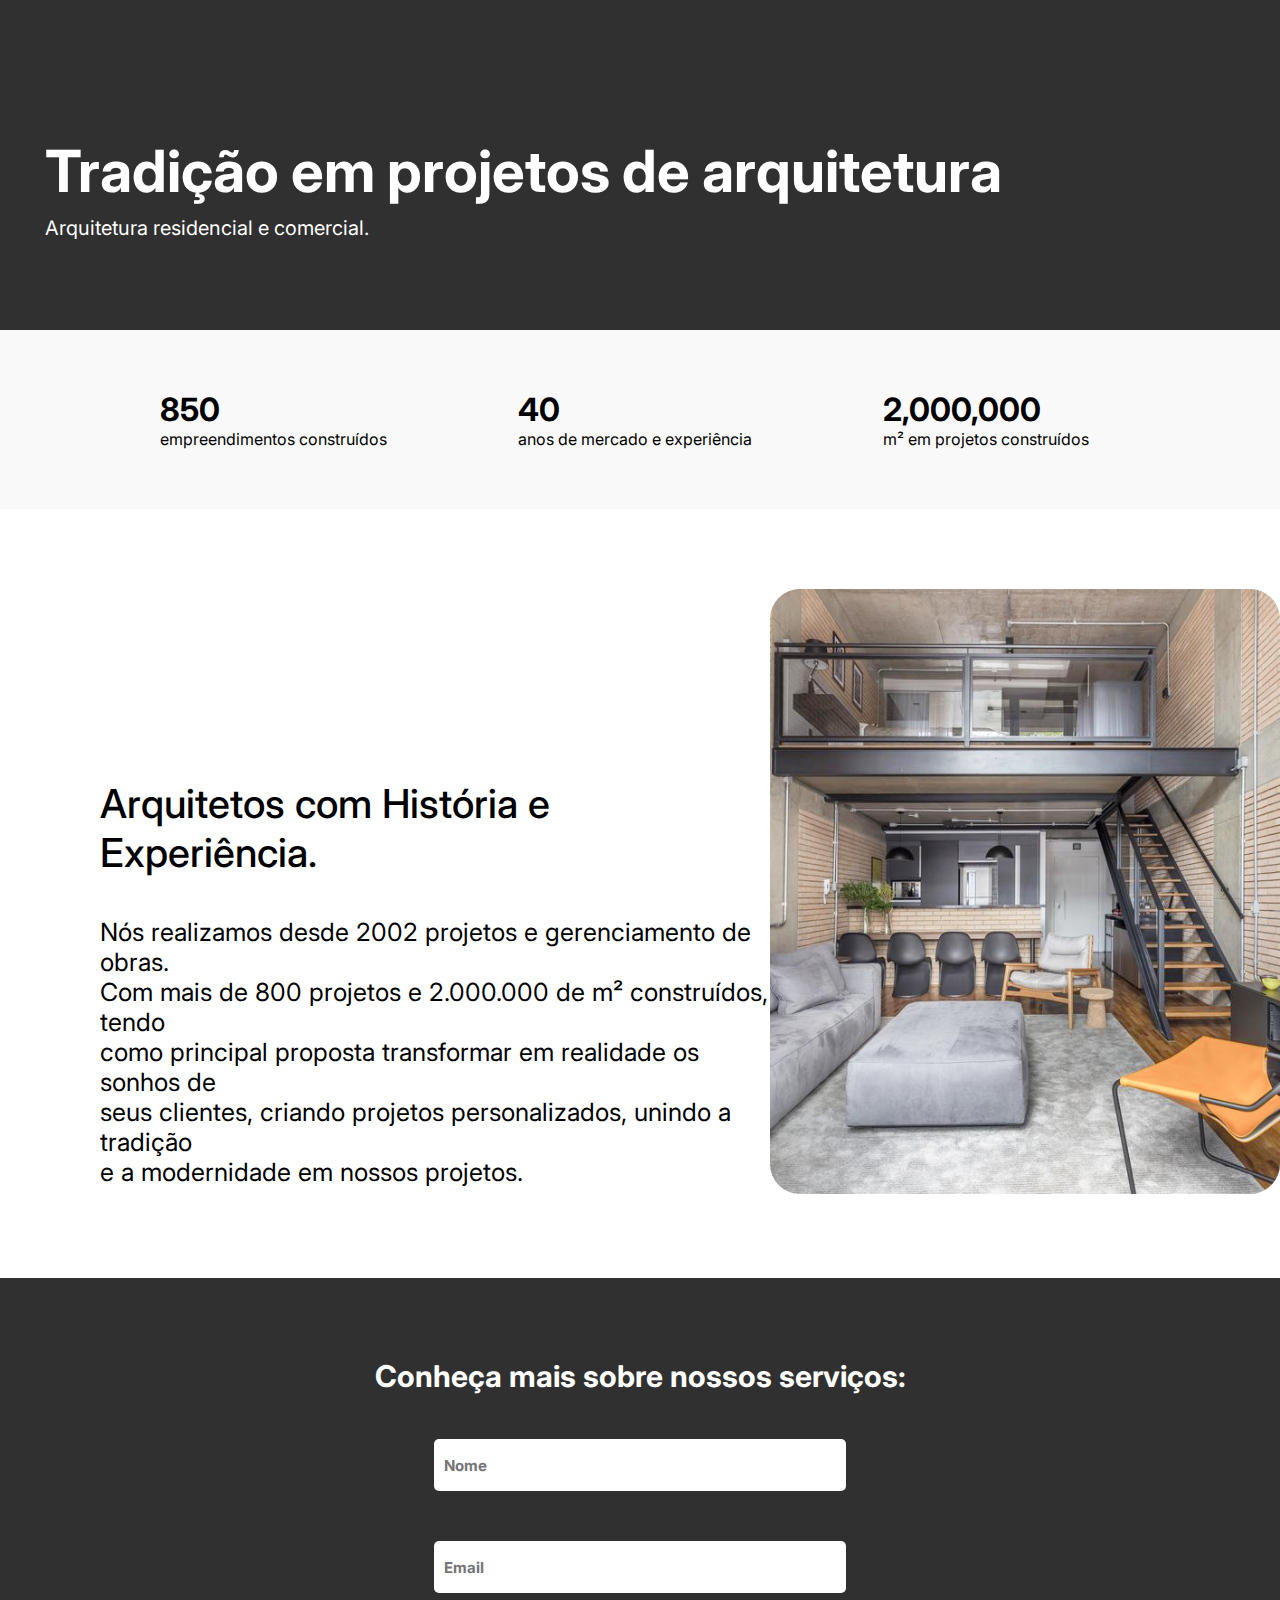
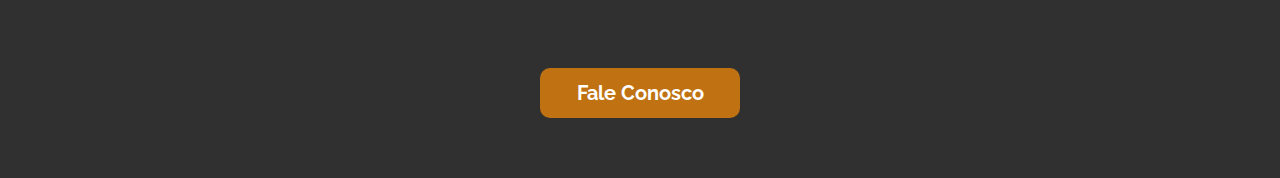
<file: index.html>
<!DOCTYPE html>
<html lang="pt-br">
<head>
    <meta charset="UTF-8">
    <meta name="viewport" content="width=device-width, initial-scale=1.0">
    <title>Desafio1</title>
    <link rel="stylesheet" href="Style.css">
    <link rel="preconnect" href="https://fonts.googleapis.com">
<link rel="preconnect" href="https://fonts.gstatic.com" crossorigin>
<link href="https://fonts.googleapis.com/css2?family=Inter:wght@100..900&display=swap" rel="stylesheet">
<link rel="preconnect" href="https://fonts.googleapis.com">
<link rel="preconnect" href="https://fonts.gstatic.com" crossorigin>
<link href="https://fonts.googleapis.com/css2?family=Raleway:ital,wght@0,100..900;1,100..900&display=swap" rel="stylesheet">

</head>
<body>
    <!--MENU SUPERIOR-->
    <DIV id="MenuSuperior">
        <h1 id="TituloMenuSuperior">Tradição em projetos de arquitetura</h1>
        <p id="TextoMenuSuperior">Arquitetura residencial e comercial. </p>
    </DIV>
    <!--DADOS-->
    <div id="MenuDados">
        <div id="Coluna1"><h1> 850</h1>
        <p>empreendimentos construídos</p>
        </div>
        <div><h1>40</h1>
            <p >anos de mercado e experiência </p>
        </div>
        <div> <h1>2,000,000</h1>
            <p>m² em projetos construídos</p>

        </div>


    </div>
    <!--MenuHistoria-->
    <div id="MenuHistoria">
        <div id="Historia">
            <h1 id="TituloHistoria">Arquitetos com História e Experiência.</h1>
            <p id="CorpoHistoria"> Nós realizamos desde 2002 projetos e gerenciamento de obras.<br>
                Com mais de 800 projetos e 2.000.000 de m² construídos, tendo<br>
                como principal proposta transformar em realidade os sonhos de<br>
                seus clientes, criando projetos personalizados, unindo a tradição<br>
                e a modernidade em nossos projetos.</p>
        </div>
        <div> 
            <img src="imagens/imagem.svg" alt="erro" id="Imagem">
        </div>
    </div>
    <!--FORMULARIO-->
    <div id="Formulario">
        <h1 id="TituloFormulario">Conheça mais sobre nossos serviços:</h1>
        <form action="https://api.sheetmonkey.io/form/eaB5yBLHRbqWaEwpQF8tBz" method="post">
        <input type="text" placeholder="Nome" name="name" required><br>
        <input type="email" placeholder="Email" name="email" required><br>
        <input type="hidden" name="Created" value="x-sheetmonkey-current-date-time" />
        <button type="submit">Fale Conosco</button>
    </form>
    </div>
</body>
</html>
</file>
<file: Style.css>
*{
    font-family:"inter";
    margin: 0px;

}

#TituloMenuSuperior{
    margin-top: 106px;
    margin-left: 15px;
    color: #FFFFFF;
    font-size: 58px;
}
#TextoMenuSuperior{
    margin-top:10px;
    margin-left: 15px;
    color: #FFFFFF;
    margin-bottom: 60px;
    font-size: 20px;
}
#MenuSuperior{
    background-color: #303030;
    background-size: cover;
    padding: 30px;
}
#MenuDados{
    background-color: #F9F9F9;
    grid-auto-flow: column;
    display: grid;
    padding: 60px;

}
#Coluna1{
    margin-left: 100px;
}
#MenuHistoria{
    grid-auto-flow: column;
    display: grid;
    margin-bottom: 80px;
}
#Historia{
    margin-top: 200px;
    margin-left:100px;
    font-size: 20px;

    
}
#TituloHistoria{
    margin-top: 70px;
    font-weight: 500;
}
#CorpoHistoria{
    margin-top: 40px;
    font-size: 25px;
    
}
#Imagem{
    margin-top: 80px;
}
#Formulario{
    background-color: #303030;
    text-align: center;
    padding: 80px;
    padding-bottom: 60px;
}
#TituloFormulario{
    color: #FFFFFF;
    text-align: center;
    font-size: 30px;
    margin-bottom:30px;
}
input{
    background-color: #FFFFFF;
    width:400px;
    height: 50px;
    margin: 15px;
    border: 0px;
    border-radius: 5px;
    padding-left: 10px;
    font-size: 15px;
    margin-bottom: 35px;
    font-weight: 700;
    
}
button{
    background-color: #C07212;
    width: 200px;
    height: 50px;
    border-radius: 10px;
    border: 0px;
    color: white;
    font-weight: bolder;
    font-size: 20px;
    margin-top: 40px;
    font-family: raleway;
    cursor: pointer;
}
button:hover{
    transform: translateY(-3px);
    transition-duration: 0.5s;
    background-color: #db7d0b;
    box-shadow:0px 15px 20px #5b350794;

}
</file>
